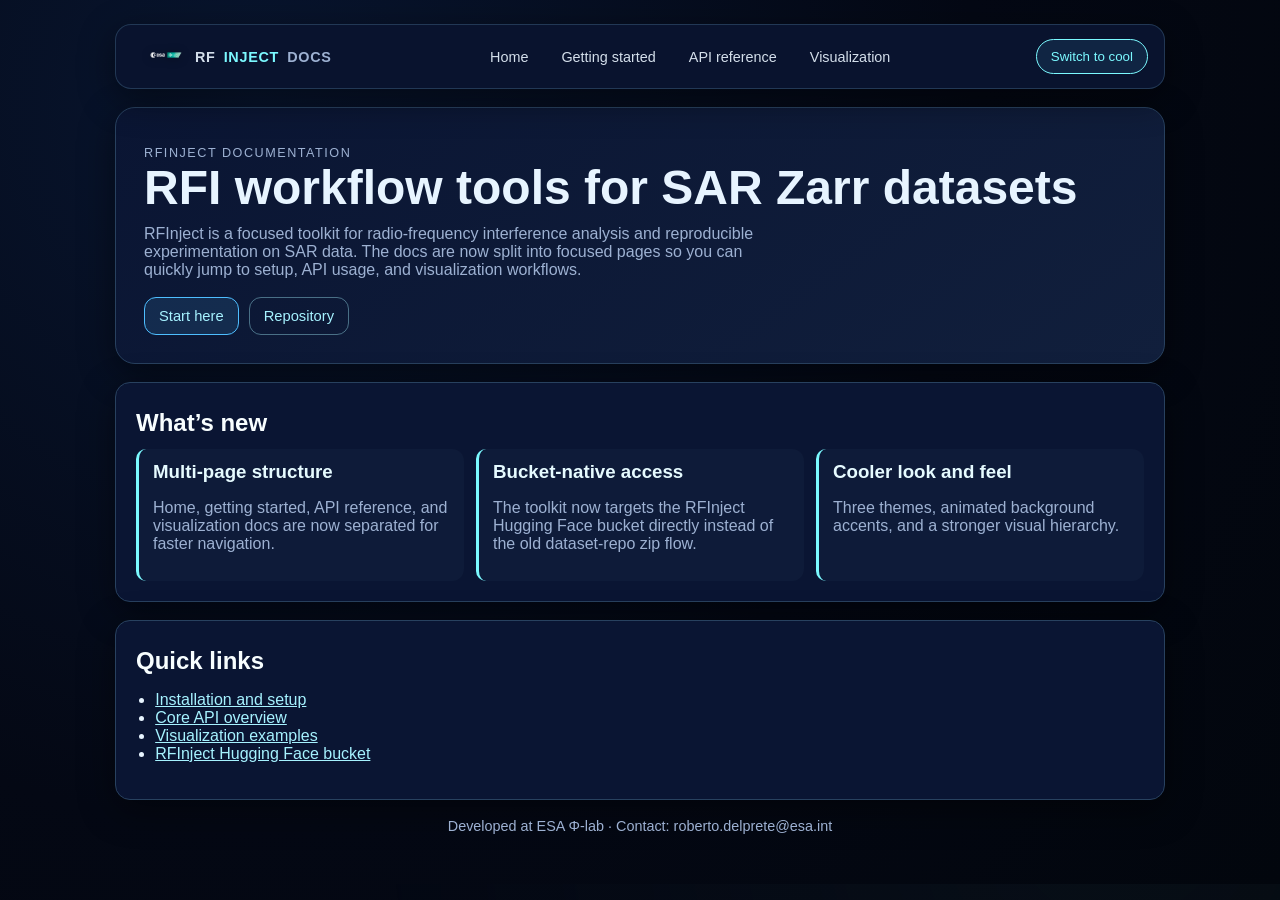
<file: docs/index.html>
<!doctype html>
<html lang="en" data-theme="dark">
  <head>
    <meta charset="UTF-8" />
    <meta name="viewport" content="width=device-width, initial-scale=1.0" />
    <title>RFInject Docs · Home</title>
    <link rel="stylesheet" href="./styles.css" />
  </head>
  <body>
    <div class="docs-shell">
      <header class="topbar">
        <a class="brand" href="./index.html" aria-label="RFInject documentation home">
          <img src="./ESAΦ-lab_WT.png" alt="ESA Φ-lab logo" class="brand-logo" />
          <span>RF</span>
          <strong>Inject</strong>
          <span class="muted">docs</span>
        </a>
        <nav aria-label="Primary navigation">
          <a href="./index.html">Home</a>
          <a href="./getting-started.html">Getting started</a>
          <a href="./api-reference.html">API reference</a>
          <a href="./visualization.html">Visualization</a>
        </nav>
        <button id="theme-toggle" class="theme-toggle" type="button" aria-label="Cycle color theme">
          Switch to cool
        </button>
      </header>

      <main>
        <section class="hero">
          <p class="eyebrow">RFInject Documentation</p>
          <h1>RFI workflow tools for SAR Zarr datasets</h1>
          <p>
            RFInject is a focused toolkit for radio-frequency interference analysis and reproducible experimentation on SAR data.
            The docs are now split into focused pages so you can quickly jump to setup, API usage, and visualization workflows.
          </p>
          <div class="actions">
            <a class="btn" href="./getting-started.html">Start here</a>
            <a class="btn secondary" href="https://github.com/sirbastiano/rfinject-utils">Repository</a>
          </div>
        </section>

        <section class="card">
          <h2 class="section-title">What’s new</h2>
          <div class="grid">
            <article class="api-item">
              <h3>Multi-page structure</h3>
              <p class="muted">Home, getting started, API reference, and visualization docs are now separated for faster navigation.</p>
            </article>
            <article class="api-item">
              <h3>Bucket-native access</h3>
              <p class="muted">The toolkit now targets the RFInject Hugging Face bucket directly instead of the old dataset-repo zip flow.</p>
            </article>
            <article class="api-item">
              <h3>Cooler look and feel</h3>
              <p class="muted">Three themes, animated background accents, and a stronger visual hierarchy.</p>
            </article>
          </div>
        </section>

        <section class="card">
          <h2 class="section-title">Quick links</h2>
          <ul>
            <li><a href="./getting-started.html#install">Installation and setup</a></li>
            <li><a href="./api-reference.html#core-api">Core API overview</a></li>
            <li><a href="./visualization.html#visualization-examples">Visualization examples</a></li>
            <li><a href="https://huggingface.co/buckets/ESA-philab/RFInject-v1-L0">RFInject Hugging Face bucket</a></li>
          </ul>
        </section>
      </main>

      <footer>Developed at ESA Φ-lab · Contact: roberto.delprete@esa.int</footer>
    </div>

    <script src="./main.js" defer></script>
  </body>
</html>
</file>
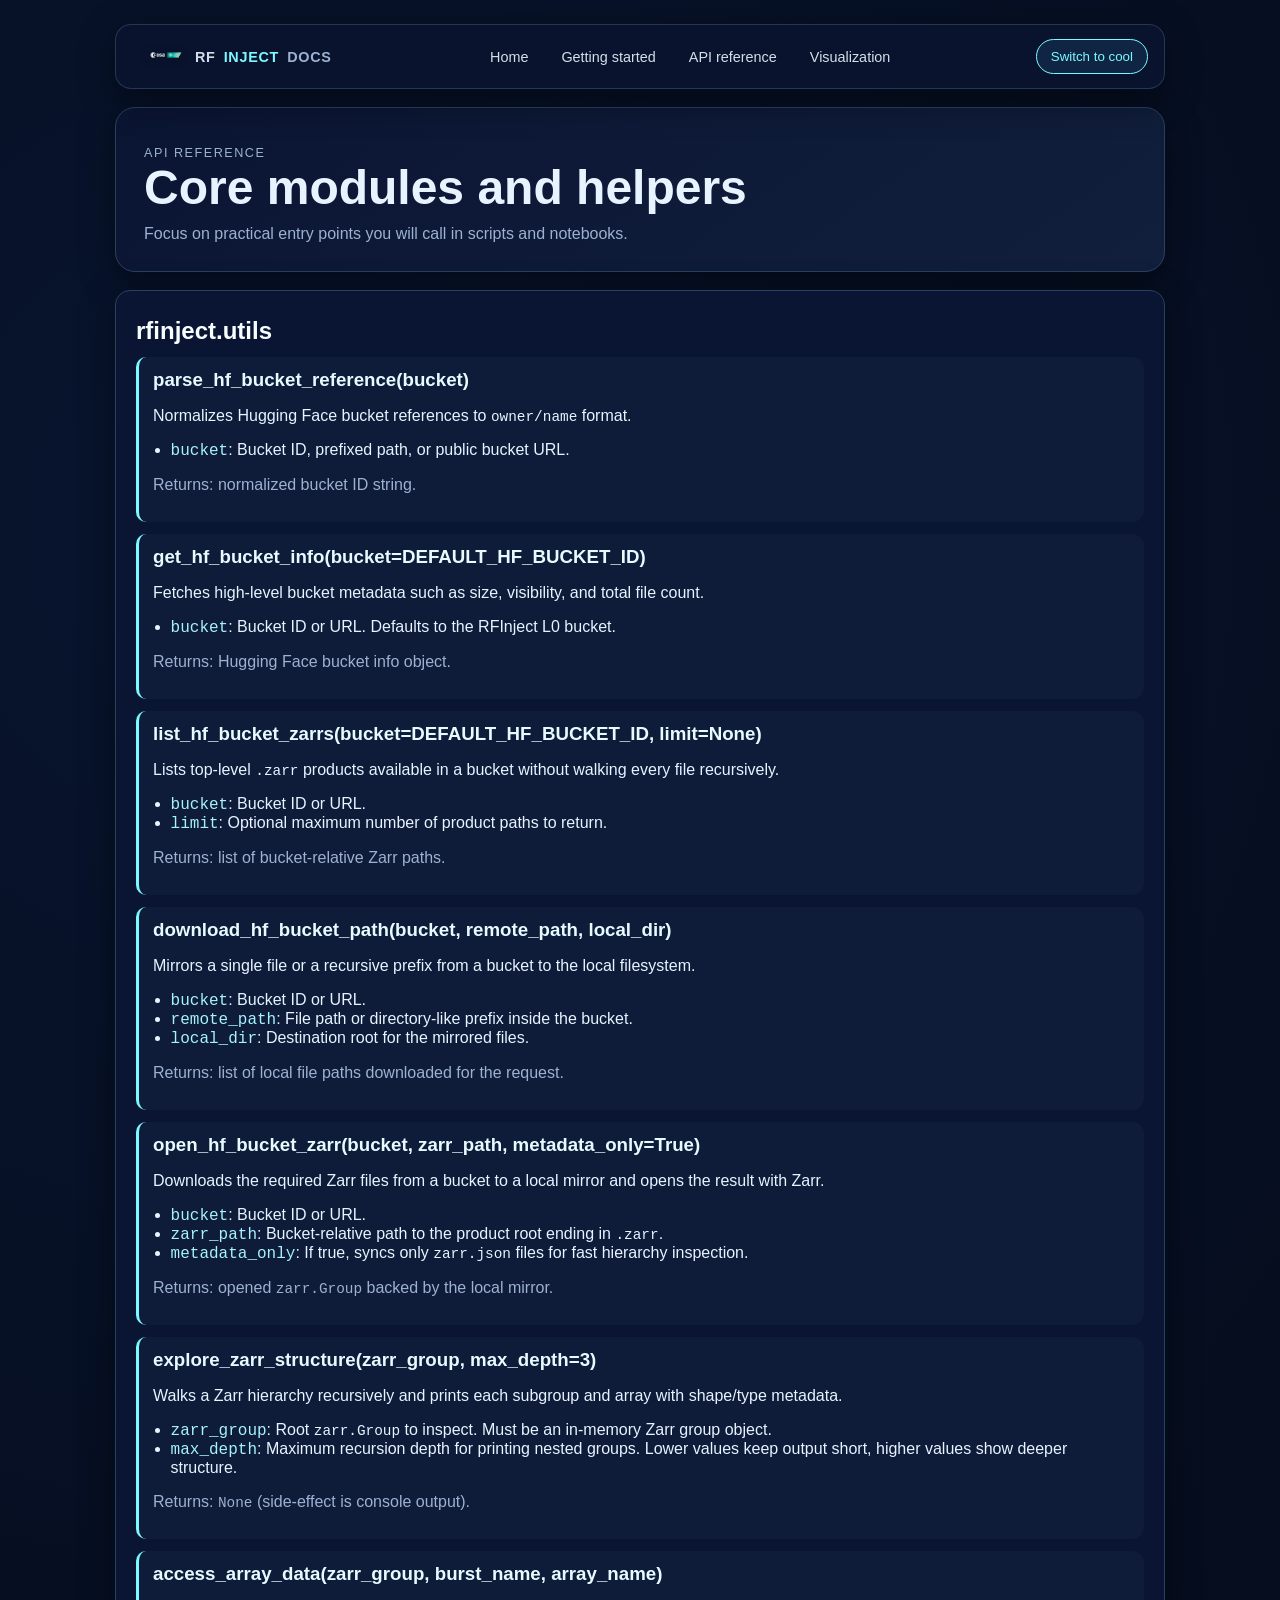
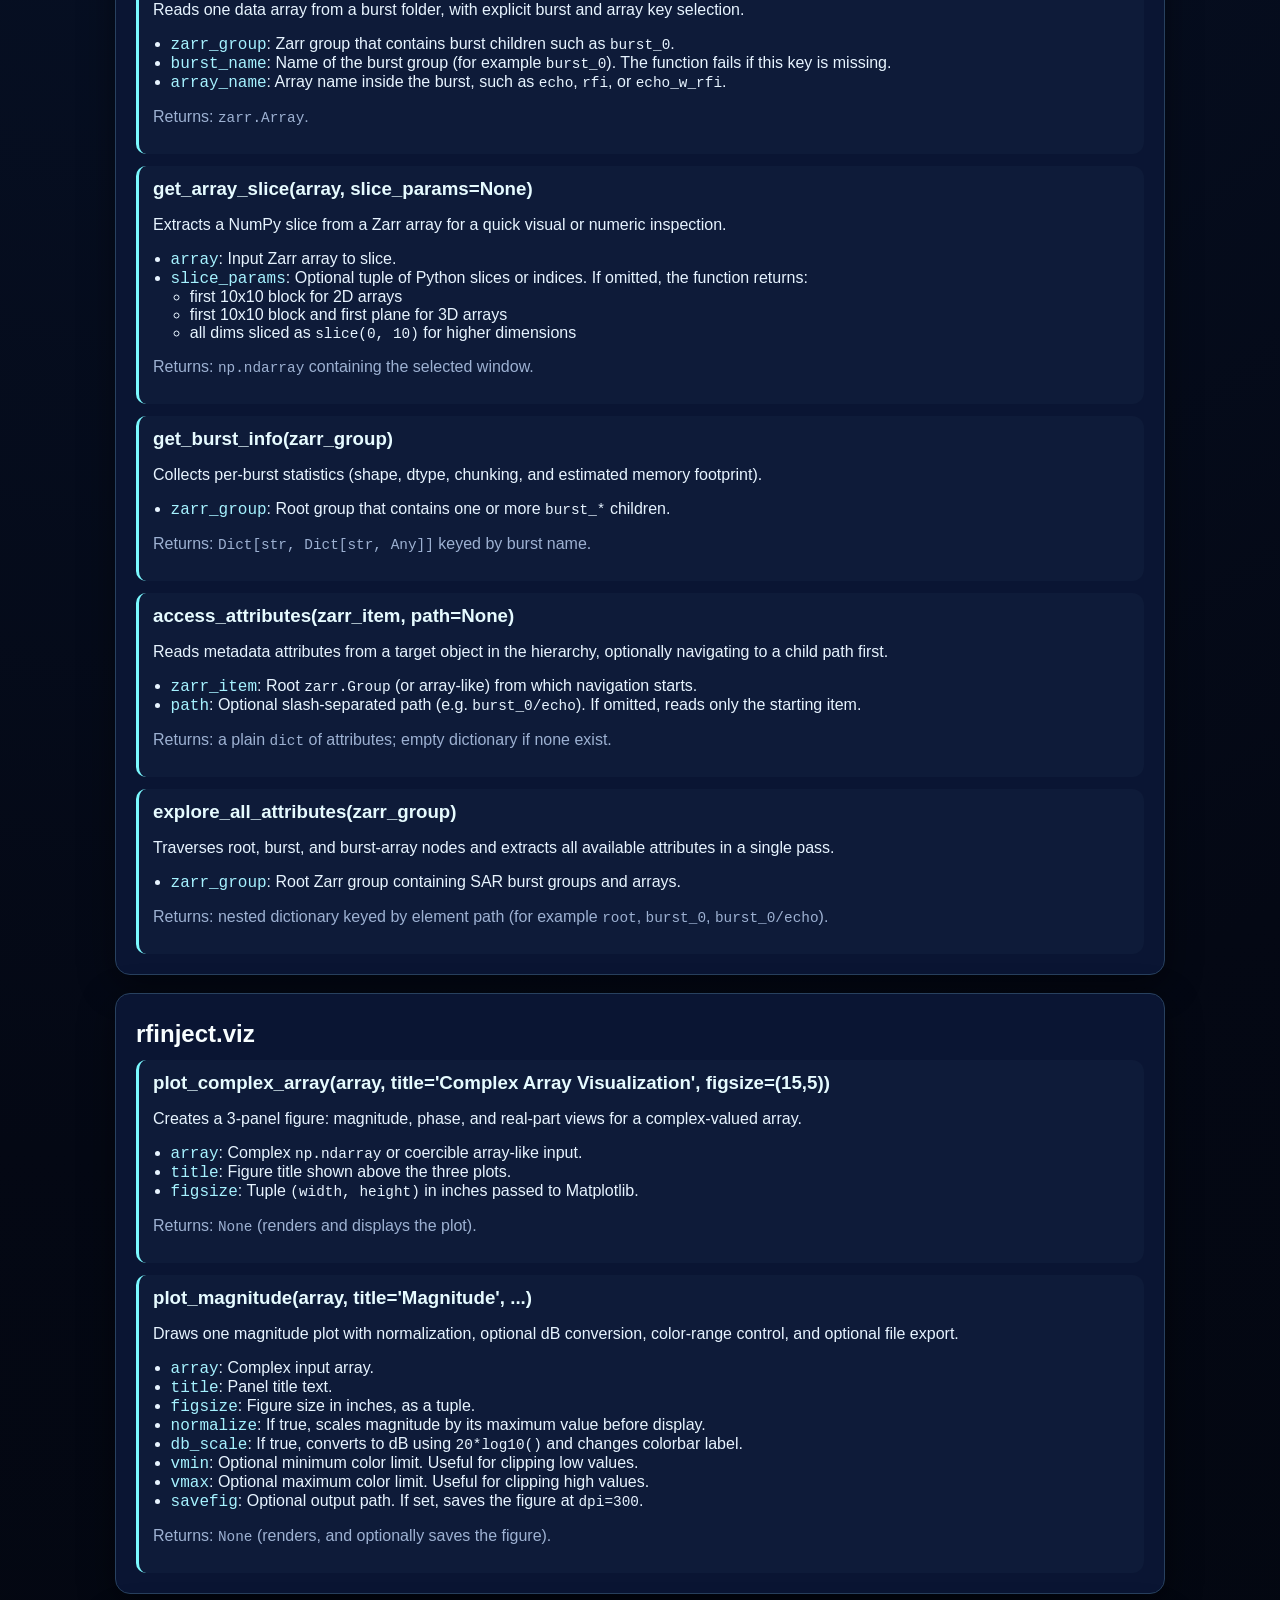
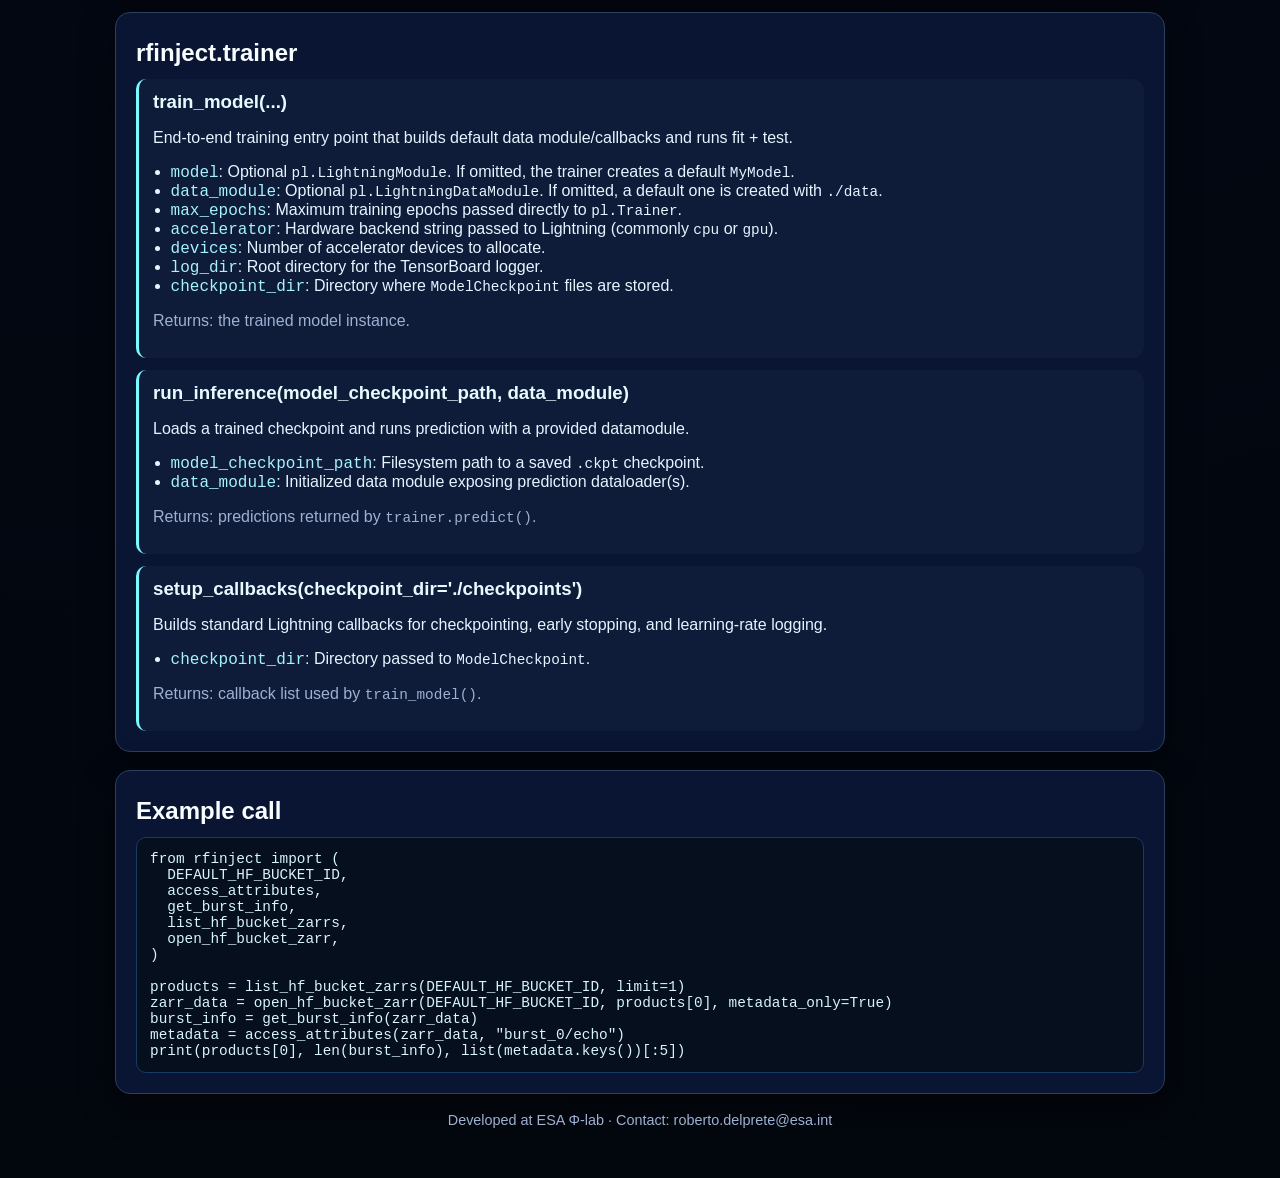
<file: docs/api-reference.html>
<!doctype html>
<html lang="en" data-theme="dark">
  <head>
    <meta charset="UTF-8" />
    <meta name="viewport" content="width=device-width, initial-scale=1.0" />
    <title>RFInject Docs · API reference</title>
    <link rel="stylesheet" href="./styles.css" />
  </head>
  <body>
    <div class="docs-shell">
      <header class="topbar">
        <a class="brand" href="./index.html" aria-label="RFInject documentation home">
          <img src="./ESAΦ-lab_WT.png" alt="ESA Φ-lab logo" class="brand-logo" />
          <span>RF</span>
          <strong>Inject</strong>
          <span class="muted">docs</span>
        </a>
        <nav aria-label="Primary navigation">
          <a href="./index.html">Home</a>
          <a href="./getting-started.html">Getting started</a>
          <a href="./api-reference.html">API reference</a>
          <a href="./visualization.html">Visualization</a>
        </nav>
        <button id="theme-toggle" class="theme-toggle" type="button" aria-label="Cycle color theme">
          Switch to cool
        </button>
      </header>

      <main>
        <section class="hero">
          <p class="eyebrow">API reference</p>
          <h1>Core modules and helpers</h1>
          <p>Focus on practical entry points you will call in scripts and notebooks.</p>
        </section>

        <section class="card" id="core-api">
          <h2 class="section-title">rfinject.utils</h2>
          <div class="api-grid">
            <article class="api-item">
              <h3>parse_hf_bucket_reference(bucket)</h3>
              <p>Normalizes Hugging Face bucket references to <code>owner/name</code> format.</p>
              <ul class="param-list">
                <li><span class="param-name">bucket</span>: Bucket ID, prefixed path, or public bucket URL.</li>
              </ul>
              <p class="muted">Returns: normalized bucket ID string.</p>
            </article>
            <article class="api-item">
              <h3>get_hf_bucket_info(bucket=DEFAULT_HF_BUCKET_ID)</h3>
              <p>Fetches high-level bucket metadata such as size, visibility, and total file count.</p>
              <ul class="param-list">
                <li><span class="param-name">bucket</span>: Bucket ID or URL. Defaults to the RFInject L0 bucket.</li>
              </ul>
              <p class="muted">Returns: Hugging Face bucket info object.</p>
            </article>
            <article class="api-item">
              <h3>list_hf_bucket_zarrs(bucket=DEFAULT_HF_BUCKET_ID, limit=None)</h3>
              <p>Lists top-level <code>.zarr</code> products available in a bucket without walking every file recursively.</p>
              <ul class="param-list">
                <li><span class="param-name">bucket</span>: Bucket ID or URL.</li>
                <li><span class="param-name">limit</span>: Optional maximum number of product paths to return.</li>
              </ul>
              <p class="muted">Returns: list of bucket-relative Zarr paths.</p>
            </article>
            <article class="api-item">
              <h3>download_hf_bucket_path(bucket, remote_path, local_dir)</h3>
              <p>Mirrors a single file or a recursive prefix from a bucket to the local filesystem.</p>
              <ul class="param-list">
                <li><span class="param-name">bucket</span>: Bucket ID or URL.</li>
                <li><span class="param-name">remote_path</span>: File path or directory-like prefix inside the bucket.</li>
                <li><span class="param-name">local_dir</span>: Destination root for the mirrored files.</li>
              </ul>
              <p class="muted">Returns: list of local file paths downloaded for the request.</p>
            </article>
            <article class="api-item">
              <h3>open_hf_bucket_zarr(bucket, zarr_path, metadata_only=True)</h3>
              <p>Downloads the required Zarr files from a bucket to a local mirror and opens the result with Zarr.</p>
              <ul class="param-list">
                <li><span class="param-name">bucket</span>: Bucket ID or URL.</li>
                <li><span class="param-name">zarr_path</span>: Bucket-relative path to the product root ending in <code>.zarr</code>.</li>
                <li><span class="param-name">metadata_only</span>: If true, syncs only <code>zarr.json</code> files for fast hierarchy inspection.</li>
              </ul>
              <p class="muted">Returns: opened <code>zarr.Group</code> backed by the local mirror.</p>
            </article>
            <article class="api-item">
              <h3>explore_zarr_structure(zarr_group, max_depth=3)</h3>
              <p>Walks a Zarr hierarchy recursively and prints each subgroup and array with shape/type metadata.</p>
              <ul class="param-list">
                <li><span class="param-name">zarr_group</span>: Root <code>zarr.Group</code> to inspect. Must be an in-memory Zarr group object.</li>
                <li><span class="param-name">max_depth</span>: Maximum recursion depth for printing nested groups. Lower values keep output short, higher values show deeper structure.</li>
              </ul>
              <p class="muted">Returns: <code>None</code> (side-effect is console output).</p>
            </article>
            <article class="api-item">
              <h3>access_array_data(zarr_group, burst_name, array_name)</h3>
              <p>Reads one data array from a burst folder, with explicit burst and array key selection.</p>
              <ul class="param-list">
                <li><span class="param-name">zarr_group</span>: Zarr group that contains burst children such as <code>burst_0</code>.</li>
                <li><span class="param-name">burst_name</span>: Name of the burst group (for example <code>burst_0</code>). The function fails if this key is missing.</li>
                <li><span class="param-name">array_name</span>: Array name inside the burst, such as <code>echo</code>, <code>rfi</code>, or <code>echo_w_rfi</code>.</li>
              </ul>
              <p class="muted">Returns: <code>zarr.Array</code>.</p>
            </article>
            <article class="api-item">
              <h3>get_array_slice(array, slice_params=None)</h3>
              <p>Extracts a NumPy slice from a Zarr array for a quick visual or numeric inspection.</p>
              <ul class="param-list">
                <li><span class="param-name">array</span>: Input Zarr array to slice.</li>
                <li><span class="param-name">slice_params</span>: Optional tuple of Python slices or indices. If omitted, the function returns:
                  <ul>
                    <li>first 10x10 block for 2D arrays</li>
                    <li>first 10x10 block and first plane for 3D arrays</li>
                    <li>all dims sliced as <code>slice(0, 10)</code> for higher dimensions</li>
                  </ul>
                </li>
              </ul>
              <p class="muted">Returns: <code>np.ndarray</code> containing the selected window.</p>
            </article>
            <article class="api-item">
              <h3>get_burst_info(zarr_group)</h3>
              <p>Collects per-burst statistics (shape, dtype, chunking, and estimated memory footprint).</p>
              <ul class="param-list">
                <li><span class="param-name">zarr_group</span>: Root group that contains one or more <code>burst_*</code> children.</li>
              </ul>
              <p class="muted">Returns: <code>Dict[str, Dict[str, Any]]</code> keyed by burst name.</p>
            </article>
            <article class="api-item">
              <h3>access_attributes(zarr_item, path=None)</h3>
              <p>Reads metadata attributes from a target object in the hierarchy, optionally navigating to a child path first.</p>
              <ul class="param-list">
                <li><span class="param-name">zarr_item</span>: Root <code>zarr.Group</code> (or array-like) from which navigation starts.</li>
                <li><span class="param-name">path</span>: Optional slash-separated path (e.g. <code>burst_0/echo</code>). If omitted, reads only the starting item.</li>
              </ul>
              <p class="muted">Returns: a plain <code>dict</code> of attributes; empty dictionary if none exist.</p>
            </article>
            <article class="api-item">
              <h3>explore_all_attributes(zarr_group)</h3>
              <p>Traverses root, burst, and burst-array nodes and extracts all available attributes in a single pass.</p>
              <ul class="param-list">
                <li><span class="param-name">zarr_group</span>: Root Zarr group containing SAR burst groups and arrays.</li>
              </ul>
              <p class="muted">Returns: nested dictionary keyed by element path (for example <code>root</code>, <code>burst_0</code>, <code>burst_0/echo</code>).</p>
            </article>
          </div>
        </section>

        <section class="card">
          <h2 class="section-title">rfinject.viz</h2>
          <div class="api-grid">
            <article class="api-item">
              <h3>plot_complex_array(array, title='Complex Array Visualization', figsize=(15,5))</h3>
              <p>Creates a 3-panel figure: magnitude, phase, and real-part views for a complex-valued array.</p>
              <ul class="param-list">
                <li><span class="param-name">array</span>: Complex <code>np.ndarray</code> or coercible array-like input.</li>
                <li><span class="param-name">title</span>: Figure title shown above the three plots.</li>
                <li><span class="param-name">figsize</span>: Tuple <code>(width, height)</code> in inches passed to Matplotlib.</li>
              </ul>
              <p class="muted">Returns: <code>None</code> (renders and displays the plot).</p>
            </article>
            <article class="api-item">
              <h3>plot_magnitude(array, title='Magnitude', ...)</h3>
              <p>Draws one magnitude plot with normalization, optional dB conversion, color-range control, and optional file export.</p>
              <ul class="param-list">
                <li><span class="param-name">array</span>: Complex input array.</li>
                <li><span class="param-name">title</span>: Panel title text.</li>
                <li><span class="param-name">figsize</span>: Figure size in inches, as a tuple.</li>
                <li><span class="param-name">normalize</span>: If true, scales magnitude by its maximum value before display.</li>
                <li><span class="param-name">db_scale</span>: If true, converts to dB using <code>20*log10()</code> and changes colorbar label.</li>
                <li><span class="param-name">vmin</span>: Optional minimum color limit. Useful for clipping low values.</li>
                <li><span class="param-name">vmax</span>: Optional maximum color limit. Useful for clipping high values.</li>
                <li><span class="param-name">savefig</span>: Optional output path. If set, saves the figure at <code>dpi=300</code>.</li>
              </ul>
              <p class="muted">Returns: <code>None</code> (renders, and optionally saves the figure).</p>
            </article>
          </div>
        </section>

        <section class="card">
          <h2 class="section-title">rfinject.trainer</h2>
          <div class="api-grid">
            <article class="api-item">
              <h3>train_model(...)</h3>
              <p>End-to-end training entry point that builds default data module/callbacks and runs fit + test.</p>
              <ul class="param-list">
                <li><span class="param-name">model</span>: Optional <code>pl.LightningModule</code>. If omitted, the trainer creates a default <code>MyModel</code>.</li>
                <li><span class="param-name">data_module</span>: Optional <code>pl.LightningDataModule</code>. If omitted, a default one is created with <code>./data</code>.</li>
                <li><span class="param-name">max_epochs</span>: Maximum training epochs passed directly to <code>pl.Trainer</code>.</li>
                <li><span class="param-name">accelerator</span>: Hardware backend string passed to Lightning (commonly <code>cpu</code> or <code>gpu</code>).</li>
                <li><span class="param-name">devices</span>: Number of accelerator devices to allocate.</li>
                <li><span class="param-name">log_dir</span>: Root directory for the TensorBoard logger.</li>
                <li><span class="param-name">checkpoint_dir</span>: Directory where <code>ModelCheckpoint</code> files are stored.</li>
              </ul>
              <p class="muted">Returns: the trained model instance.</p>
            </article>
            <article class="api-item">
              <h3>run_inference(model_checkpoint_path, data_module)</h3>
              <p>Loads a trained checkpoint and runs prediction with a provided datamodule.</p>
              <ul class="param-list">
                <li><span class="param-name">model_checkpoint_path</span>: Filesystem path to a saved <code>.ckpt</code> checkpoint.</li>
                <li><span class="param-name">data_module</span>: Initialized data module exposing prediction dataloader(s).</li>
              </ul>
              <p class="muted">Returns: predictions returned by <code>trainer.predict()</code>.</p>
            </article>
            <article class="api-item">
              <h3>setup_callbacks(checkpoint_dir='./checkpoints')</h3>
              <p>Builds standard Lightning callbacks for checkpointing, early stopping, and learning-rate logging.</p>
              <ul class="param-list">
                <li><span class="param-name">checkpoint_dir</span>: Directory passed to <code>ModelCheckpoint</code>.</li>
              </ul>
              <p class="muted">Returns: callback list used by <code>train_model()</code>.</p>
            </article>
          </div>
        </section>

        <section class="card">
          <h2 class="section-title">Example call</h2>
          <pre><code>from rfinject import (
  DEFAULT_HF_BUCKET_ID,
  access_attributes,
  get_burst_info,
  list_hf_bucket_zarrs,
  open_hf_bucket_zarr,
)

products = list_hf_bucket_zarrs(DEFAULT_HF_BUCKET_ID, limit=1)
zarr_data = open_hf_bucket_zarr(DEFAULT_HF_BUCKET_ID, products[0], metadata_only=True)
burst_info = get_burst_info(zarr_data)
metadata = access_attributes(zarr_data, "burst_0/echo")
print(products[0], len(burst_info), list(metadata.keys())[:5])</code></pre>
        </section>
      </main>

      <footer>Developed at ESA Φ-lab · Contact: roberto.delprete@esa.int</footer>
    </div>

    <script src="./main.js" defer></script>
  </body>
</html>
</file>
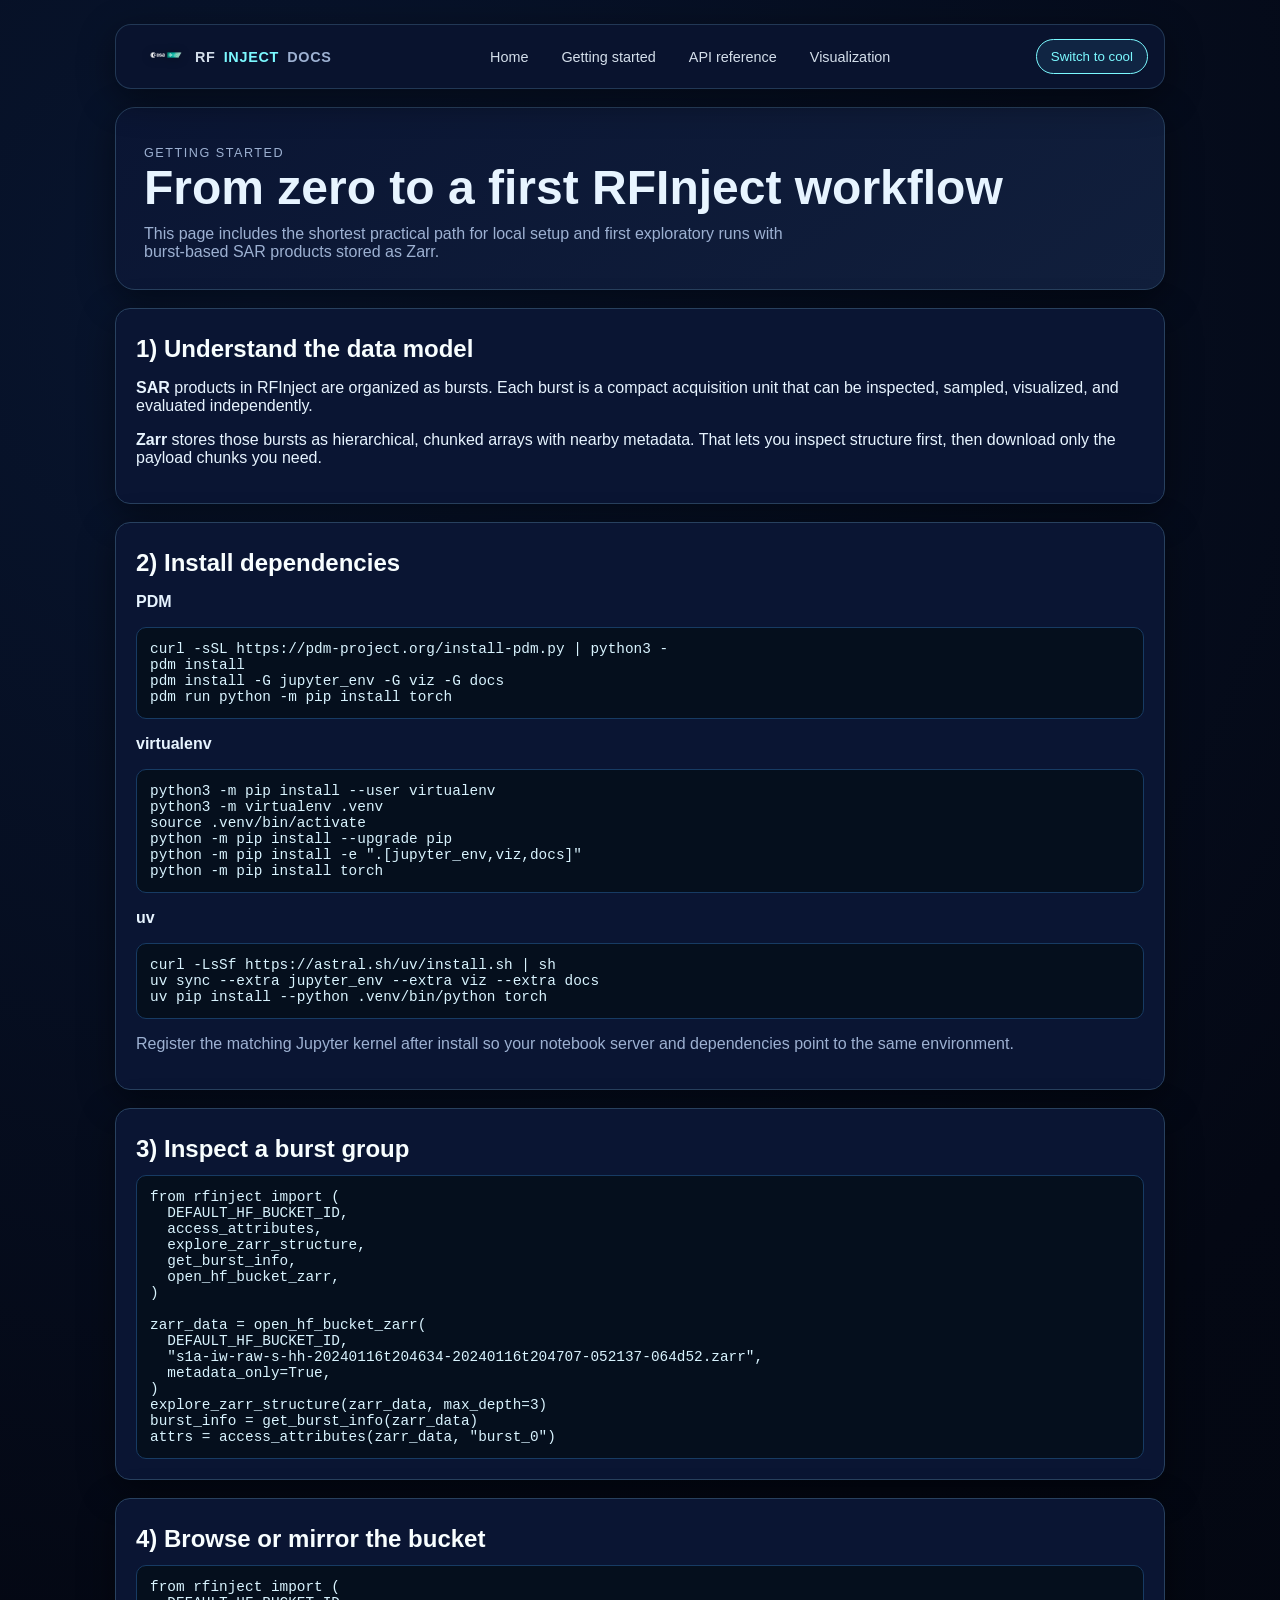
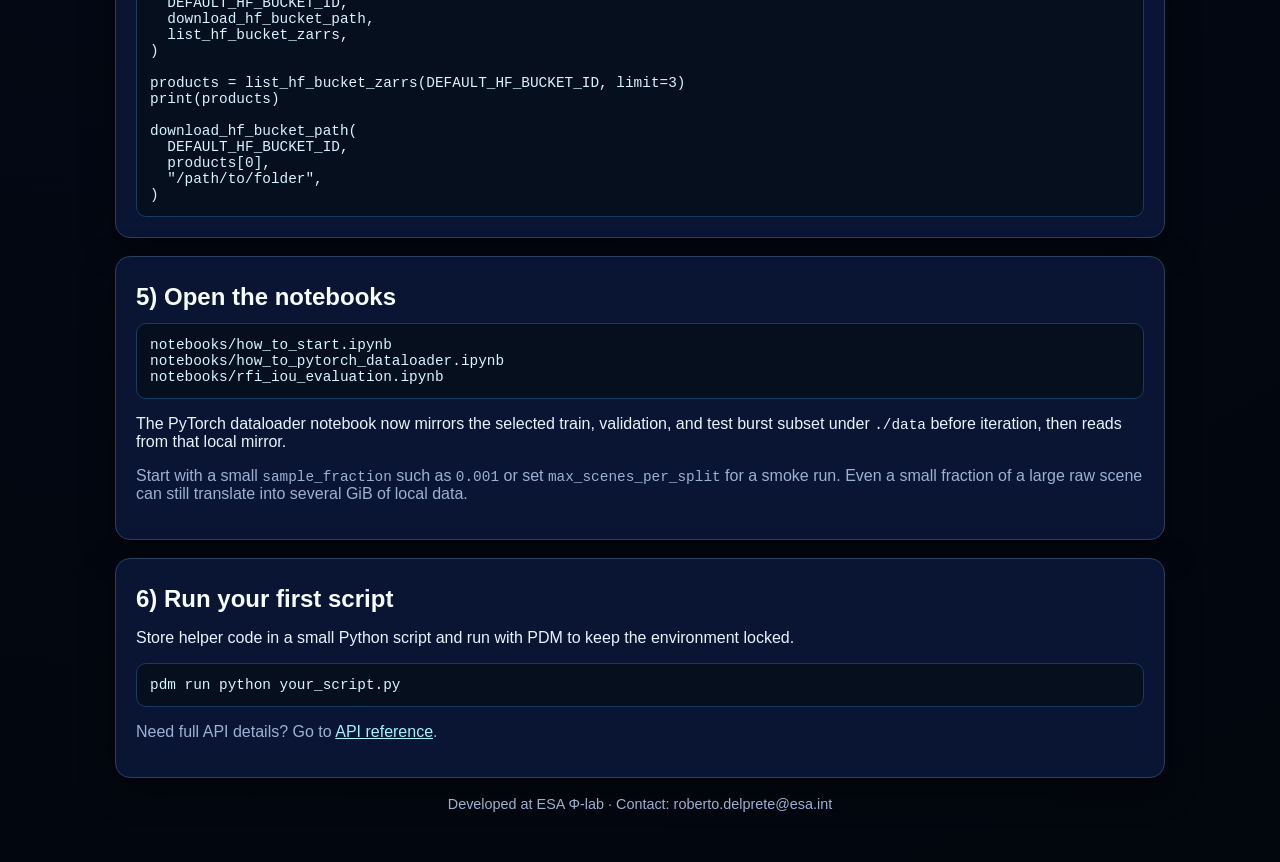
<file: docs/getting-started.html>
<!doctype html>
<html lang="en" data-theme="dark">
  <head>
    <meta charset="UTF-8" />
    <meta name="viewport" content="width=device-width, initial-scale=1.0" />
    <title>RFInject Docs · Getting started</title>
    <link rel="stylesheet" href="./styles.css" />
  </head>
  <body>
    <div class="docs-shell">
      <header class="topbar">
        <a class="brand" href="./index.html" aria-label="RFInject documentation home">
          <img src="./ESAΦ-lab_WT.png" alt="ESA Φ-lab logo" class="brand-logo" />
          <span>RF</span>
          <strong>Inject</strong>
          <span class="muted">docs</span>
        </a>
        <nav aria-label="Primary navigation">
          <a href="./index.html">Home</a>
          <a href="./getting-started.html">Getting started</a>
          <a href="./api-reference.html">API reference</a>
          <a href="./visualization.html">Visualization</a>
        </nav>
        <button id="theme-toggle" class="theme-toggle" type="button" aria-label="Cycle color theme">
          Switch to cool
        </button>
      </header>

      <main>
        <section class="hero">
          <p class="eyebrow">Getting started</p>
          <h1>From zero to a first RFInject workflow</h1>
          <p>
            This page includes the shortest practical path for local setup and first exploratory runs with burst-based
            SAR products stored as Zarr.
          </p>
        </section>

        <section class="card">
          <h2 class="section-title">1) Understand the data model</h2>
          <p>
            <strong>SAR</strong> products in RFInject are organized as bursts. Each burst is a compact acquisition unit
            that can be inspected, sampled, visualized, and evaluated independently.
          </p>
          <p>
            <strong>Zarr</strong> stores those bursts as hierarchical, chunked arrays with nearby metadata. That lets
            you inspect structure first, then download only the payload chunks you need.
          </p>
        </section>

        <section class="card" id="install">
          <h2 class="section-title">2) Install dependencies</h2>
          <p><strong>PDM</strong></p>
          <pre><code>curl -sSL https://pdm-project.org/install-pdm.py | python3 -
pdm install
pdm install -G jupyter_env -G viz -G docs
pdm run python -m pip install torch</code></pre>
          <p><strong>virtualenv</strong></p>
          <pre><code>python3 -m pip install --user virtualenv
python3 -m virtualenv .venv
source .venv/bin/activate
python -m pip install --upgrade pip
python -m pip install -e ".[jupyter_env,viz,docs]"
python -m pip install torch</code></pre>
          <p><strong>uv</strong></p>
          <pre><code>curl -LsSf https://astral.sh/uv/install.sh | sh
uv sync --extra jupyter_env --extra viz --extra docs
uv pip install --python .venv/bin/python torch</code></pre>
          <p class="muted">
            Register the matching Jupyter kernel after install so your notebook server and dependencies point to the
            same environment.
          </p>
        </section>

        <section class="card" id="quick-run">
          <h2 class="section-title">3) Inspect a burst group</h2>
          <pre><code>from rfinject import (
  DEFAULT_HF_BUCKET_ID,
  access_attributes,
  explore_zarr_structure,
  get_burst_info,
  open_hf_bucket_zarr,
)

zarr_data = open_hf_bucket_zarr(
  DEFAULT_HF_BUCKET_ID,
  "s1a-iw-raw-s-hh-20240116t204634-20240116t204707-052137-064d52.zarr",
  metadata_only=True,
)
explore_zarr_structure(zarr_data, max_depth=3)
burst_info = get_burst_info(zarr_data)
attrs = access_attributes(zarr_data, "burst_0")</code></pre>
        </section>

        <section class="card">
          <h2 class="section-title">4) Browse or mirror the bucket</h2>
          <pre><code>from rfinject import (
  DEFAULT_HF_BUCKET_ID,
  download_hf_bucket_path,
  list_hf_bucket_zarrs,
)

products = list_hf_bucket_zarrs(DEFAULT_HF_BUCKET_ID, limit=3)
print(products)

download_hf_bucket_path(
  DEFAULT_HF_BUCKET_ID,
  products[0],
  "/path/to/folder",
)</code></pre>
        </section>

        <section class="card">
          <h2 class="section-title">5) Open the notebooks</h2>
          <pre><code>notebooks/how_to_start.ipynb
notebooks/how_to_pytorch_dataloader.ipynb
notebooks/rfi_iou_evaluation.ipynb</code></pre>
          <p>
            The PyTorch dataloader notebook now mirrors the selected train, validation, and test burst subset under
            <code>./data</code> before iteration, then reads from that local mirror.
          </p>
          <p class="muted">
            Start with a small <code>sample_fraction</code> such as <code>0.001</code> or set
            <code>max_scenes_per_split</code> for a smoke run. Even a small fraction of a large raw scene can still
            translate into several GiB of local data.
          </p>
        </section>

        <section class="card" id="next">
          <h2 class="section-title">6) Run your first script</h2>
          <p>Store helper code in a small Python script and run with PDM to keep the environment locked.</p>
          <pre><code>pdm run python your_script.py</code></pre>
          <p class="muted">Need full API details? Go to <a href="./api-reference.html">API reference</a>.</p>
        </section>
      </main>

      <footer>Developed at ESA Φ-lab · Contact: roberto.delprete@esa.int</footer>
    </div>

    <script src="./main.js" defer></script>
  </body>
</html>
</file>
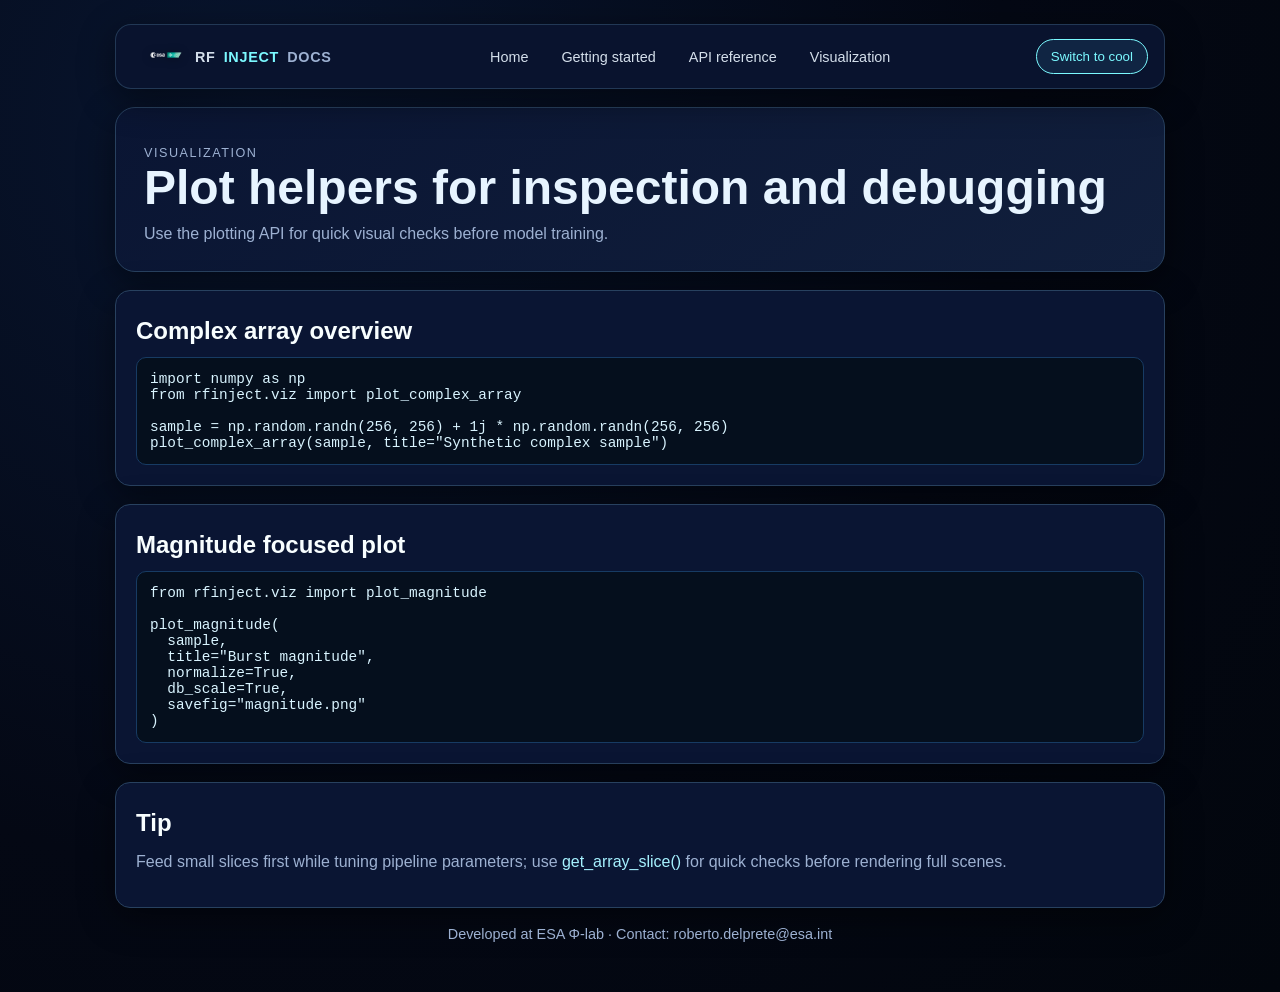
<file: docs/visualization.html>
<!doctype html>
<html lang="en" data-theme="dark">
  <head>
    <meta charset="UTF-8" />
    <meta name="viewport" content="width=device-width, initial-scale=1.0" />
    <title>RFInject Docs · Visualization</title>
    <link rel="stylesheet" href="./styles.css" />
  </head>
  <body>
    <div class="docs-shell">
      <header class="topbar">
        <a class="brand" href="./index.html" aria-label="RFInject documentation home">
          <img src="./ESAΦ-lab_WT.png" alt="ESA Φ-lab logo" class="brand-logo" />
          <span>RF</span>
          <strong>Inject</strong>
          <span class="muted">docs</span>
        </a>
        <nav aria-label="Primary navigation">
          <a href="./index.html">Home</a>
          <a href="./getting-started.html">Getting started</a>
          <a href="./api-reference.html">API reference</a>
          <a href="./visualization.html">Visualization</a>
        </nav>
        <button id="theme-toggle" class="theme-toggle" type="button" aria-label="Cycle color theme">
          Switch to cool
        </button>
      </header>

      <main>
        <section class="hero">
          <p class="eyebrow">Visualization</p>
          <h1>Plot helpers for inspection and debugging</h1>
          <p>Use the plotting API for quick visual checks before model training.</p>
        </section>

        <section class="card" id="visualization-examples">
          <h2 class="section-title">Complex array overview</h2>
          <pre><code>import numpy as np
from rfinject.viz import plot_complex_array

sample = np.random.randn(256, 256) + 1j * np.random.randn(256, 256)
plot_complex_array(sample, title="Synthetic complex sample")</code></pre>
        </section>

        <section class="card">
          <h2 class="section-title">Magnitude focused plot</h2>
          <pre><code>from rfinject.viz import plot_magnitude

plot_magnitude(
  sample,
  title="Burst magnitude",
  normalize=True,
  db_scale=True,
  savefig="magnitude.png"
)</code></pre>
        </section>

        <section class="card">
          <h2 class="section-title">Tip</h2>
          <p class="muted">
            Feed small slices first while tuning pipeline parameters; use <span class="highlight">get_array_slice()</span>
            for quick checks before rendering full scenes.
          </p>
        </section>
      </main>

      <footer>Developed at ESA Φ-lab · Contact: roberto.delprete@esa.int</footer>
    </div>

    <script src="./main.js" defer></script>
  </body>
</html>
</file>
<file: docs/styles.css>
:root {
  --text: #e7f4ff;
  --muted: #9db1d2;
  --surface: #0a1533;
  --surface-soft: #111f3c;
  --surface-border: #28415f;
  --bg-from: #041025;
  --bg-mid: #08152f;
  --bg-to: #040814;
  --accent: #4ebeff;
  --accent-bright: #7bf9ff;
  --accent-soft: #a6f2ff;
  --accent-warm: #86e2ff;
  --shadow: 0 10px 36px rgba(0, 0, 0, 0.45);
}

:root[data-theme="cool"] {
  --text: #eafcff;
  --muted: #9deeff;
  --surface: #092139;
  --surface-soft: #0e2f46;
  --surface-border: #1d708f;
  --bg-from: #031021;
  --bg-mid: #04314e;
  --bg-to: #0b5f8a;
  --accent: #6ff7ff;
  --accent-bright: #8ef8ff;
  --accent-soft: #adfdff;
  --accent-warm: #85fff3;
}

:root[data-theme="aurora"] {
  --text: #f4fff0;
  --muted: #ccf7d2;
  --surface: #0d2f1e;
  --surface-soft: #14442b;
  --surface-border: #2a6a44;
  --bg-from: #08170f;
  --bg-mid: #1a3a24;
  --bg-to: #0f6a45;
  --accent: #4aff9f;
  --accent-bright: #99ffd1;
  --accent-soft: #b9ffe4;
  --accent-warm: #8de98a;
}

*,
*::before,
*::after { box-sizing: border-box; }

@import url("https://fonts.googleapis.com/css2?family=Manrope:wght@400;600;800&family=JetBrains+Mono:wght@400;600&display=swap");

html, body {
  margin: 0;
  min-height: 100%;
  font-family: "Manrope", "Segoe UI", "Helvetica Neue", Arial, sans-serif;
  color: var(--text);
  background: radial-gradient(circle at 20% 12%, var(--bg-mid), var(--bg-to) 56%, #02060d 100%);
}

body {
  padding: 24px 16px 40px;
  position: relative;
  overflow-x: hidden;
}

body::before {
  content: "";
  position: fixed;
  inset: -8% -12%;
  background:
    radial-gradient(circle at 10% 10%, color-mix(in srgb, var(--accent) 30%, transparent), transparent 50%),
    radial-gradient(circle at 85% 20%, color-mix(in srgb, var(--accent-warm) 24%, transparent), transparent 47%),
    radial-gradient(circle at 80% 85%, color-mix(in srgb, var(--accent-soft) 25%, transparent), transparent 52%);
  opacity: 0.15;
  pointer-events: none;
  filter: blur(10px);
  animation: drift 24s linear infinite alternate;
  z-index: -2;
}

body::after {
  content: "";
  position: fixed;
  inset: 0;
  background:
    repeating-linear-gradient(
      145deg,
      rgba(255, 255, 255, 0.012) 0 1px,
      transparent 1px 120px
    );
  mix-blend-mode: soft-light;
  pointer-events: none;
  opacity: 0.2;
  z-index: -1;
}

.docs-shell {
  width: min(1050px, 100%);
  margin: 0 auto;
  display: grid;
  gap: 18px;
}

.topbar {
  border: 1px solid color-mix(in srgb, var(--surface-border) 82%, transparent);
  border-radius: 16px;
  background: color-mix(in srgb, var(--surface) 90%, black 10%);
  box-shadow: var(--shadow);
  padding: 14px 16px;
  display: flex;
  align-items: center;
  justify-content: space-between;
  gap: 14px;
  backdrop-filter: blur(8px);
  position: sticky;
  top: 10px;
  z-index: 8;
}

.brand {
  color: inherit;
  text-decoration: none;
  display: flex;
  gap: 8px;
  align-items: baseline;
  letter-spacing: 0.05em;
  text-transform: uppercase;
  font-weight: 800;
}

.brand-logo {
  width: 42px;
  height: auto;
  object-fit: contain;
  filter: drop-shadow(0 1px 5px rgba(0, 0, 0, 0.35));
}

.brand strong {
  color: var(--accent-bright);
}

.topbar nav {
  display: flex;
  gap: 7px;
  flex-wrap: wrap;
}

.topbar a {
  color: color-mix(in srgb, var(--text) 80%, white 10%);
  text-decoration: none;
  padding: 8px 12px;
  border-radius: 999px;
  border: 1px solid transparent;
  font-size: 0.9rem;
}

.topbar a:hover,
.topbar a:focus-visible,
.topbar a.active {
  border-color: color-mix(in srgb, var(--accent) 45%, transparent);
  background: color-mix(in srgb, var(--accent-soft) 12%, transparent);
}

.theme-toggle {
  border: 1px solid var(--accent-bright);
  color: var(--accent-bright);
  background: color-mix(in srgb, var(--accent) 10%, transparent);
  border-radius: 999px;
  padding: 9px 14px;
  cursor: pointer;
  transition: transform 160ms ease, background 160ms ease;
}

.theme-toggle:hover,
.theme-toggle:focus-visible {
  transform: translateY(-1px);
  background: color-mix(in srgb, var(--accent-bright) 18%, transparent);
}

main {
  display: grid;
  gap: 18px;
}

.hero {
  border: 1px solid var(--surface-border);
  border-radius: 20px;
  background: linear-gradient(145deg, var(--surface), var(--surface-soft));
  padding: 28px;
  box-shadow: var(--shadow);
}

.eyebrow {
  margin: 0 0 8px;
  letter-spacing: 0.12em;
  text-transform: uppercase;
  font-size: 0.79rem;
  color: var(--accent-warm);
}

.hero h1 {
  margin: 0;
  font-size: clamp(1.9rem, 4vw, 3rem);
}

.hero p {
  margin: 10px 0 0;
  color: var(--muted);
  max-width: 72ch;
}

.actions {
  margin-top: 18px;
  display: flex;
  gap: 10px;
  flex-wrap: wrap;
}

.btn {
  text-decoration: none;
  border: 1px solid var(--accent);
  background: color-mix(in srgb, var(--accent) 12%, transparent);
  color: white;
  border-radius: 12px;
  padding: 10px 14px;
  font-size: 0.92rem;
}

.btn.secondary {
  border-color: color-mix(in srgb, var(--accent-soft) 40%, transparent);
  background: transparent;
}

.card {
  border: 1px solid var(--surface-border);
  border-radius: 15px;
  background: var(--surface);
  padding: 20px;
  box-shadow: var(--shadow);
  animation: rise 220ms ease;
}

.section-title {
  margin: 6px 0 12px;
  color: #f8feff;
}

.grid {
  display: grid;
  gap: 12px;
  grid-template-columns: repeat(auto-fit, minmax(230px, 1fr));
}

.api-grid {
  display: grid;
  gap: 12px;
}

.api-item {
  padding: 12px 14px;
  border-left: 3px solid var(--accent-bright);
  background: color-mix(in srgb, var(--surface-soft) 65%, transparent);
  border-radius: 10px;
  border-top-right-radius: 12px;
  border-bottom-right-radius: 12px;
}

.api-item h3 {
  margin: 0 0 6px;
  color: #e6fbff;
}

.param-list {
  margin: 0 0 8px;
  padding-left: 1.1rem;
  list-style: disc;
}

.param-name {
  font-family: "JetBrains Mono", "SFMono-Regular", Menlo, Monaco, Consolas, monospace;
  color: var(--accent-soft);
}

section a,
.card a,
.hero a,
footer a {
  color: var(--accent-soft);
}

ul, ol {
  padding-left: 1.2rem;
}

pre {
  margin: 0;
  background: #050f1d;
  color: #d9f4ff;
  border: 1px solid #173b63;
  border-radius: 10px;
  padding: 13px;
  overflow-x: auto;
}

code,
pre,
code-like {
  font-family: "JetBrains Mono", "SFMono-Regular", Menlo, Monaco, Consolas, monospace;
  font-size: 0.9rem;
}

.highlight {
  color: var(--accent-soft);
}

.muted {
  color: var(--muted);
}

footer {
  text-align: center;
  color: var(--muted);
  font-size: 0.9rem;
  padding-bottom: 10px;
}

@keyframes rise {
  from { opacity: 0; transform: translateY(8px); }
  to { opacity: 1; transform: translateY(0); }
}

@keyframes drift {
  from { transform: translate3d(0, 0, 0); }
  to { transform: translate3d(-4%, -3%, 0) rotate(1deg); }
}

@media (max-width: 900px) {
  .topbar {
    flex-wrap: wrap;
  }
}

@media (max-width: 700px) {
  .topbar nav { order: 2; width: 100%; }
  .theme-toggle { order: 3; }
  .brand-logo { width: 34px; }
  .hero { padding: 18px; }
}

@media (prefers-reduced-motion: reduce) {
  body::before,
  .card,
  .hero {
    animation: none;
  }
}
</file>
